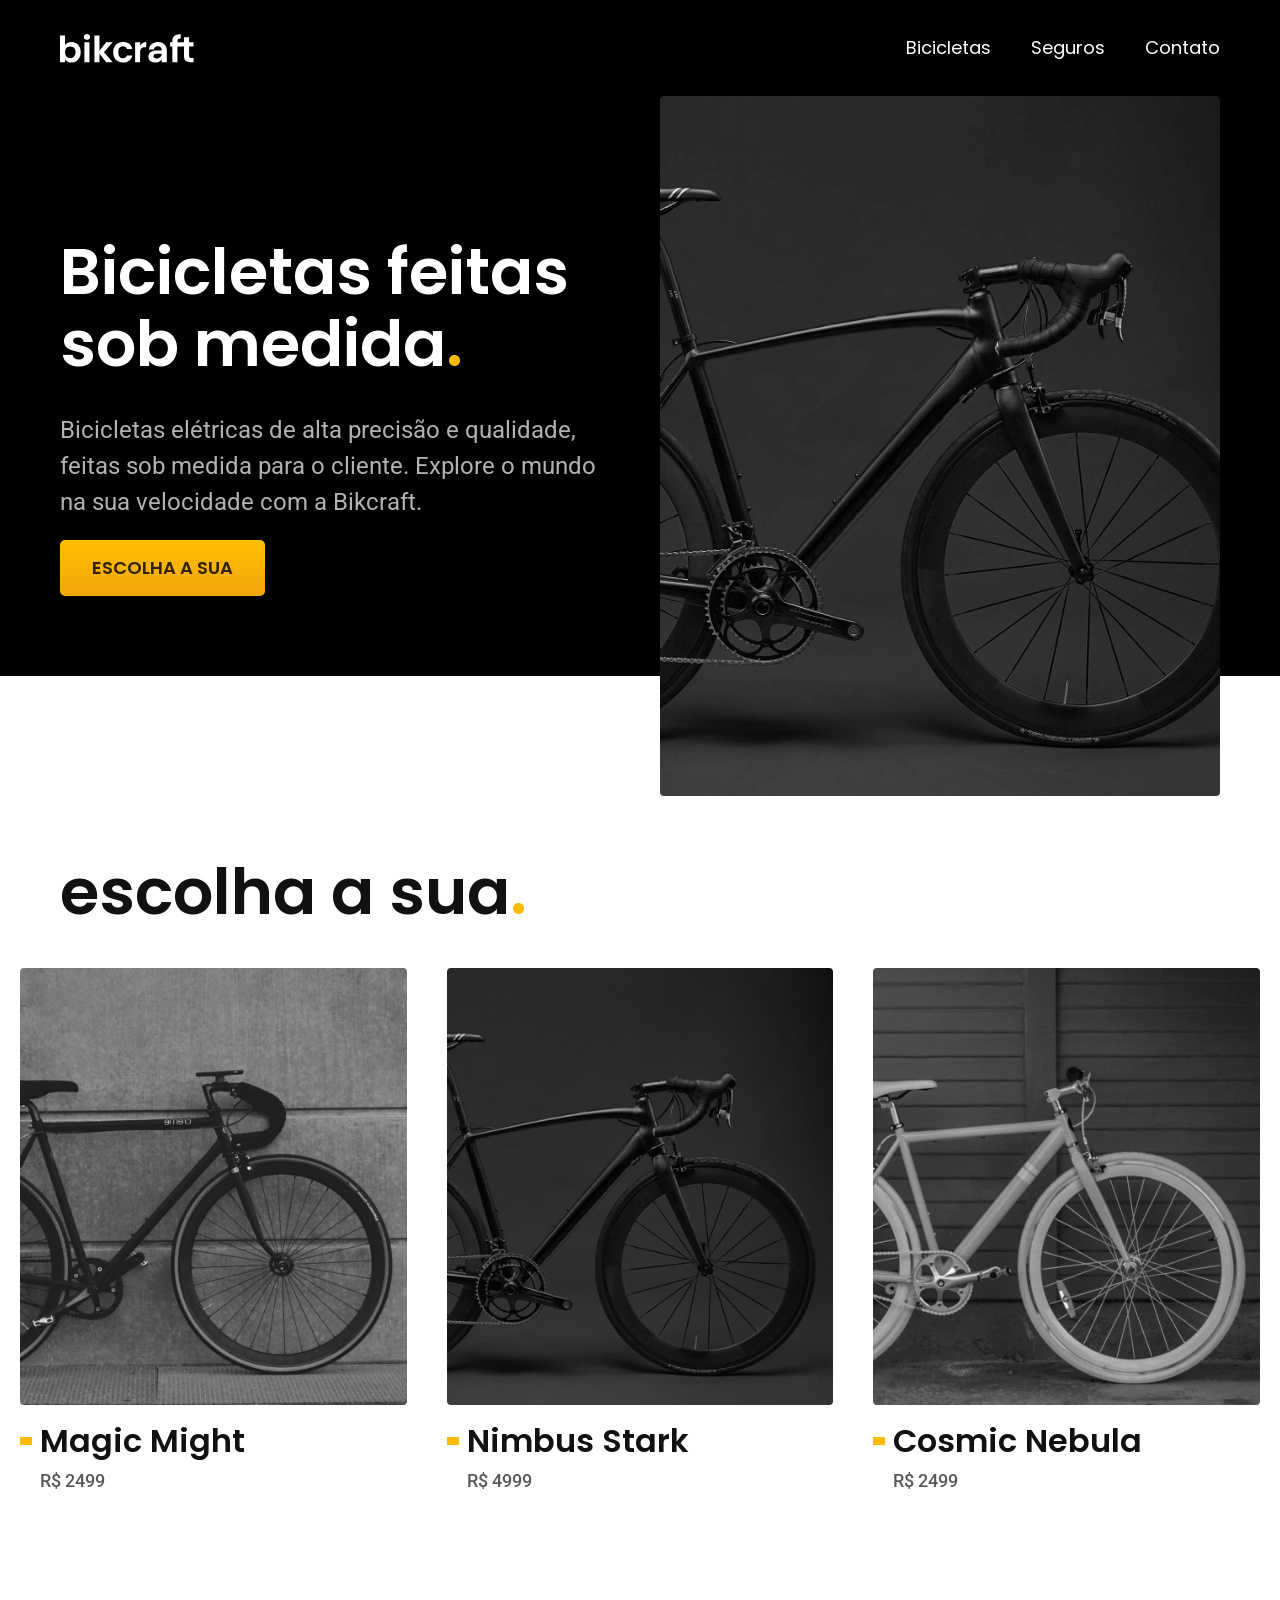
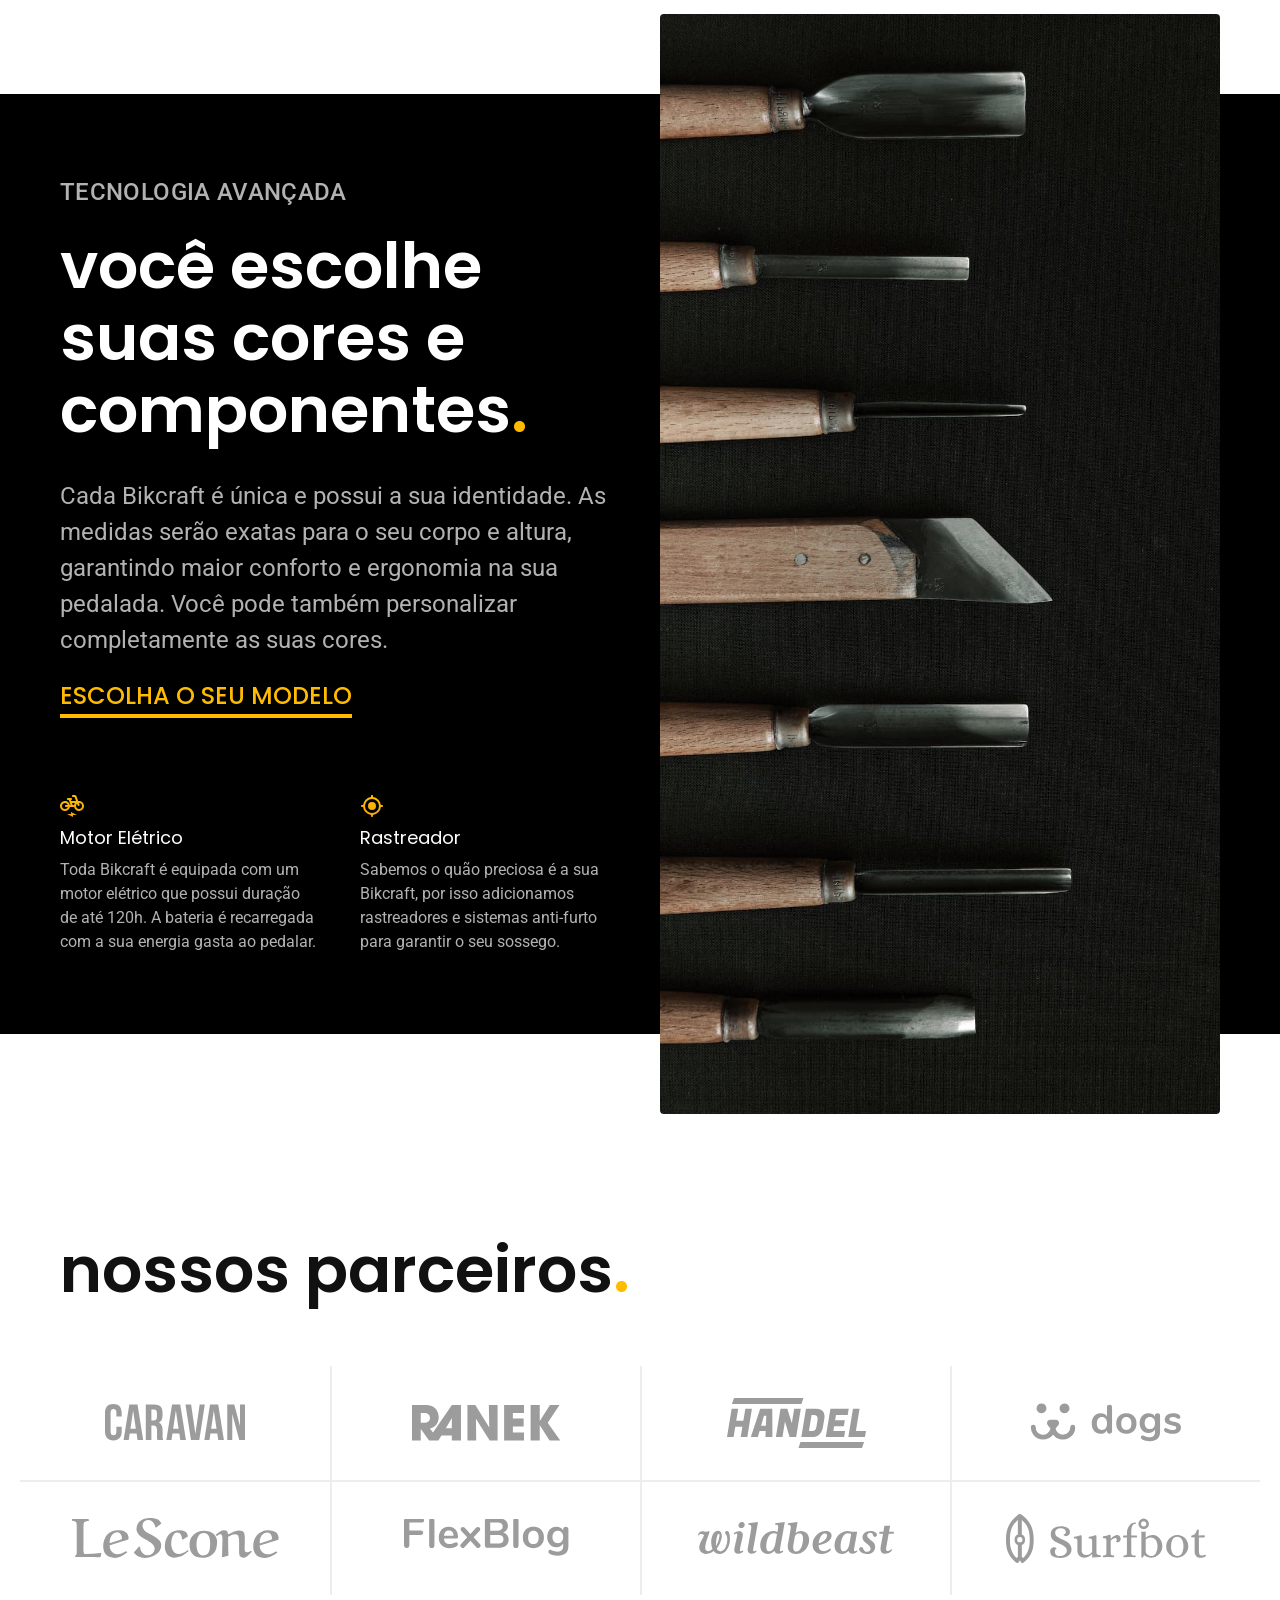
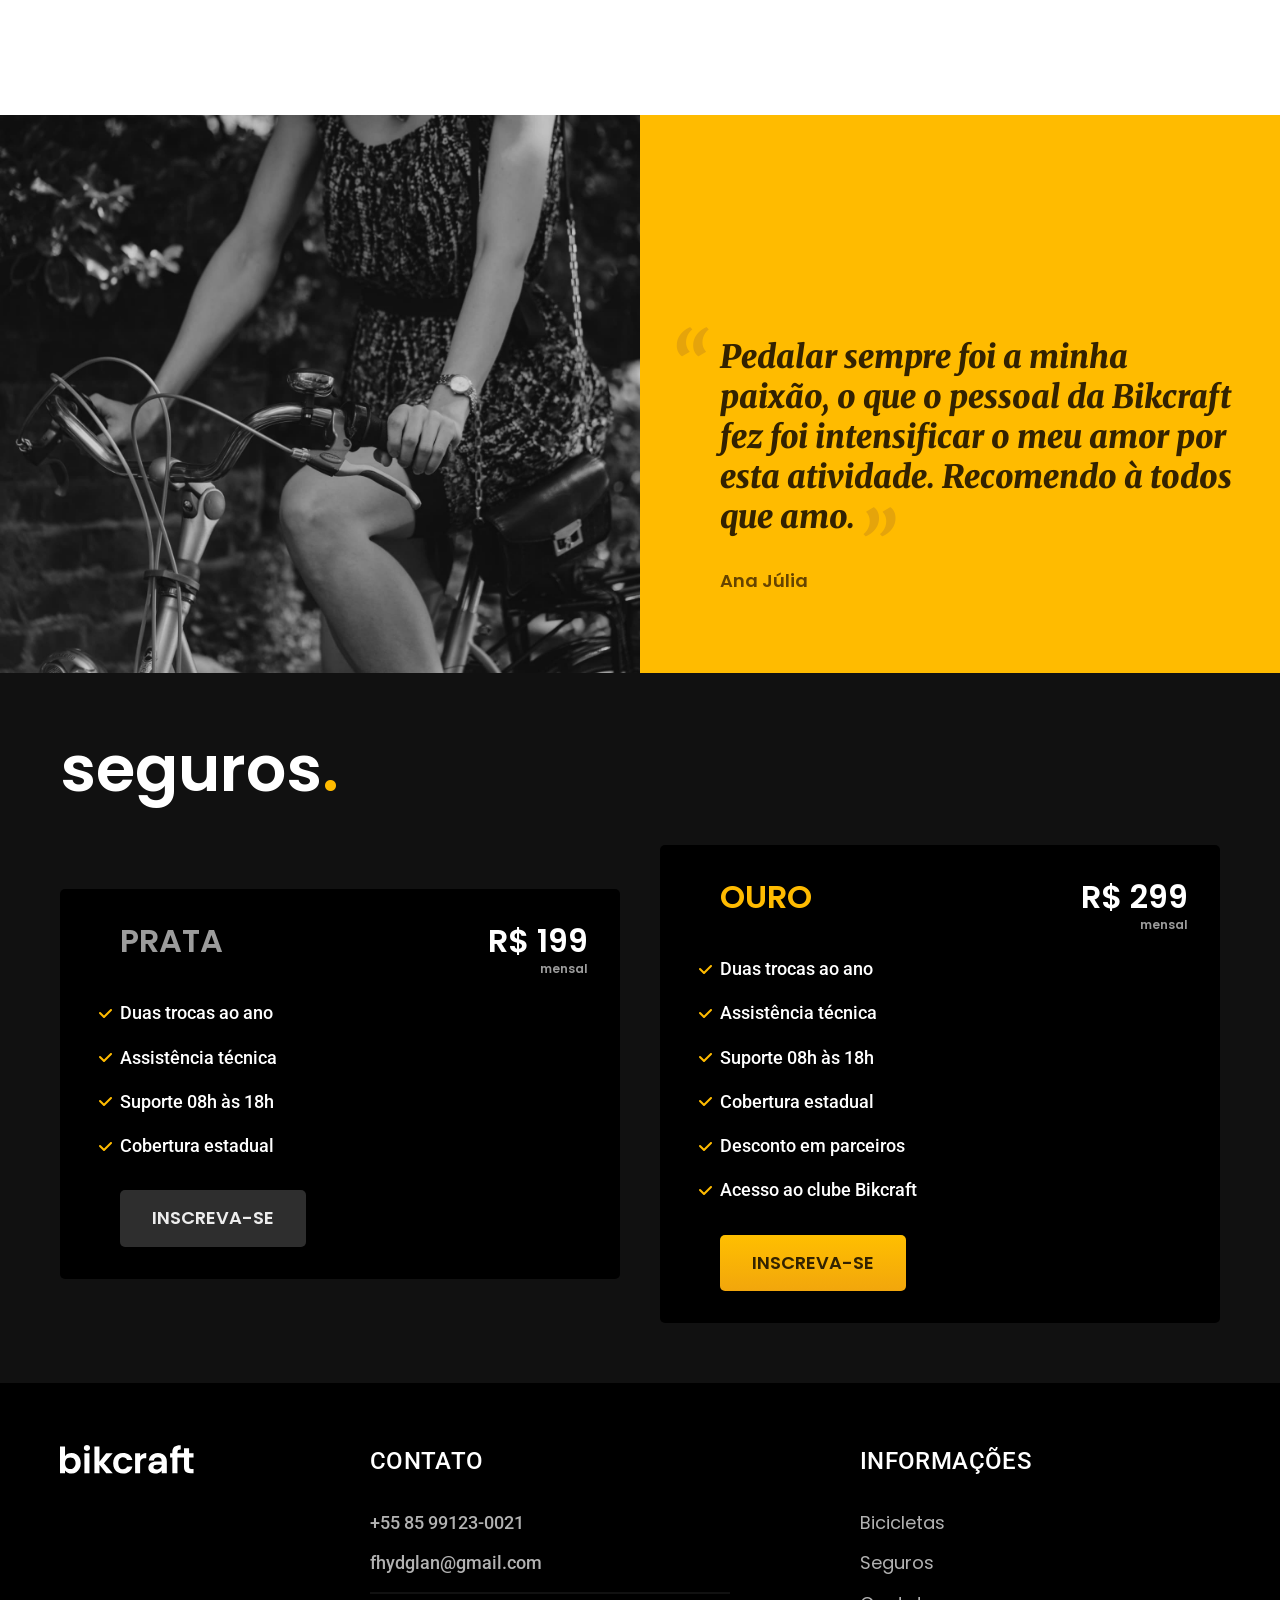
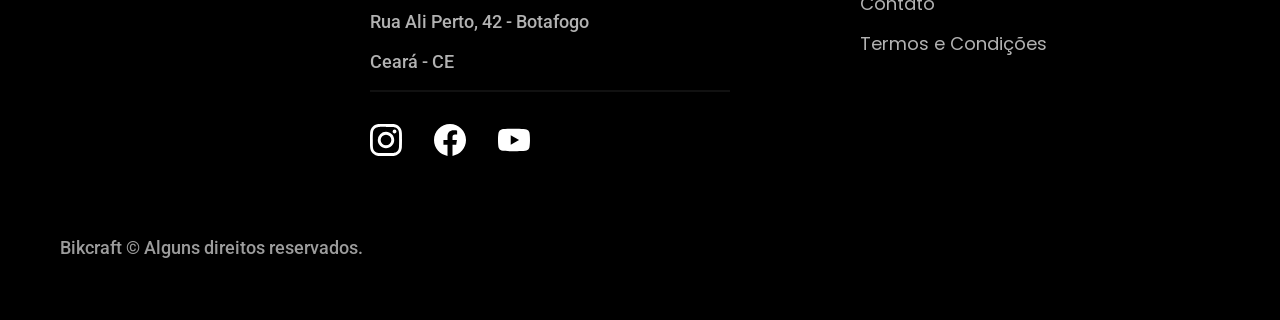
<file: index.html>
<!DOCTYPE html>
<html lang="pt-br">

<head>
  <meta charset="UTF-8">
  <meta name="viewport" content="width=device-width, initial-scale=1.0">
  <title>Bikcraft - Bicicletas Elétricas</title>
  <meta name="description" content="Bicicletas elétricas de alta precisão e qualidade,  feitas sob medida para o cliente. Explore o mundo na sua velocidade com a Bikcraft.">
  <link rel="stylesheet" href="./css/style.css">
  <link rel="preconnect" href="https://fonts.googleapis.com">
  <link rel="preconnect" href="https://fonts.gstatic.com" crossorigin>
  <link href="https://fonts.googleapis.com/css2?family=Merriweather:ital,opsz,wght@0,18..144,300..900;1,18..144,300..900&family=Poppins:ital,wght@0,100;0,200;0,300;0,400;0,500;0,600;0,700;0,800;0,900;1,100;1,200;1,300;1,400;1,500;1,600;1,700;1,800;1,900&family=Roboto:ital,wght@0,100..900;1,100..900&display=swap" rel="stylesheet">
</head>

<body>

  <header class="header-bg">

    <div class="container header">
      <a href="./">
        <img src="./img/bikcraft.svg" alt="Bikcraft">
      </a>

      <nav aria-label="primária">
        <ul class="header-menu font-1-m cor-0">
          <li><a href="./bicicletas.html">Bicicletas</a></li>
          <li><a href="./seguros.html">Seguros</a></li>
          <li><a href="./contato.html">Contato</a></li>
        </ul>
      </nav>
    </div>

  </header>

  <main class="introducao-bg">

    <div class="container introducao">
      <div class="introducao-conteudo">
        <h1 class="font-1-xxl cor-0">
          Bicicletas feitas sob medida<span class="cor-p1">.</span>
        </h1>
        <p class="font-2-l cor-5">Bicicletas elétricas de alta precisão e qualidade, feitas sob medida para o cliente. Explore o mundo na sua velocidade com a Bikcraft.</p>
        <a class="botao" href="./bicicletas">Escolha a sua</a>
      </div>

      <div>
        <img src="./img/fotos/introducao.jpg" alt="Bicicleta elétrica preta">
      </div>
    </div>

  </main>

  <article class="bicicletas-lista">
    <h2 class="container font-1-xxl">escolha a sua<span class="cor-p1">.</span></h2>

    <ul>
      <li>
        <a href="./bicicletas/magic.html">
          <img src="./img/bicicletas/magic-home.jpg" alt="Bicicleta preta">
          <h3 class="font-1-xl">Magic Might</h3>
          <span class="font-2-m cor-8">R$ 2499</span>
        </a>
      </li>

      <li>
        <a href="./bicicletas/nimbus.html">
          <img src="./img/bicicletas/nimbus-home.jpg" alt="Bicicleta preta">
          <h3 class="font-1-xl">Nimbus Stark</h3>
          <span class="font-2-m cor-8">R$ 4999</span>
        </a>
      </li>

      <li>
        <a href="./bicicletas/nebula.html">
          <img src="./img/bicicletas/nebula-home.jpg" alt="Bicicleta preta">
          <h3 class="font-1-xl">Cosmic Nebula</h3>
          <span class="font-2-m cor-8">R$ 2499</span>
        </a>
      </li>
    </ul>
  </article>

  <article class="tecnologia-bg">
    <div class="tecnologia container">
      <div class="tecnologia-conteudo">
        <span class="font-2-l-b cor-5">Tecnologia Avançada</span>
        <h2 class="font-1-xxl cor-0">você escolhe suas cores e componentes<span class="cor-p1">.</span></h2>
        <p class="font-2-l cor-5">Cada Bikcraft é única e possui a sua identidade. As medidas serão exatas para o seu corpo e altura, garantindo maior conforto e ergonomia na sua pedalada. Você pode também personalizar completamente as suas cores.</p>
        <a class="link" href="./bicicletas.html">Escolha o seu modelo</a>
        <div class="tecnologia-vantagens">
          <div>
            <img src="./img/icones/eletrica.svg" alt="">
            <h3 class="font-1-m cor-0">Motor Elétrico</h3>
            <p class="font-2-s cor-5">Toda Bikcraft é equipada com um motor elétrico que possui duração de até 120h. A bateria é recarregada com a sua energia gasta ao pedalar.</p>
          </div>
          <div>
            <img src="./img/icones/rastreador.svg" alt="">
            <h3 class="font-1-m cor-0">Rastreador</h3>
            <p class="font-2-s cor-5">Sabemos o quão preciosa é a sua Bikcraft, por isso adicionamos rastreadores e sistemas anti-furto para garantir o seu sossego.</p>
          </div>
        </div>
      </div>
      <div class="tecnologia-imagem">
        <img src="./img/fotos/tecnologia.jpg" alt="">
      </div>
    </div>
  </article>

  <section class="parceiros" aria-label="Nossos parceiros">
    <h2 class="container font-1-xxl">nossos parceiros<span class="cor-p1">.</span></h2>
    <ul>
      <li><img src="./img/parceiros/caravan.svg" alt="Caravan"></li>
      <li><img src="./img/parceiros/ranek.svg" alt="ranek.svg"></li>
      <li><img src="./img/parceiros/handel.svg" alt="handel.svg"></li>
      <li><img src="./img/parceiros/dogs.svg" alt="dogs.svg"></li>
      <li><img src="./img/parceiros/lescone.svg" alt="lescone.svg"></li>
      <li><img src="./img/parceiros/flexblog.svg" alt="flexblog.svg"></li>
      <li><img src="./img/parceiros/wildbeast.svg" alt="wildbeast.svg"></li>
      <li><img src="./img/parceiros/surfbot.svg" alt="surfbot.svg"></li>
    </ul>
  </section>

  <section class="depoimento" aria-label="Depoimento">
    <div>
      <img src="./img/fotos/depoimento.jpg" alt="Pessoa pedalando uma bicicleta Bikcraft">
    </div>
    <div class="depoimento-conteudo">
      <blockquote class="font-1-xl cor-p5">
        <p>Pedalar sempre foi a minha paixão, o que o pessoal da Bikcraft fez foi intensificar o meu amor por esta atividade. Recomendo à todos que amo. </p>
      </blockquote>
      <span class="font-1-m-b cor-p4">Ana Júlia</span>
    </div>
  </section>

  <article class="seguros-bg">
    <div class="seguros container">
      <h2 class="font-1-xxl cor-0">seguros<span class="cor-p1">.</span></h2>
      <div class="seguros-item">
        <h3 class="font-1-xl cor-6">PRATA</h3>
        <span class="font-1-xl cor-0">R$ 199<span class="font-1-xs cor-6">mensal</span></span>
        <ul class="font-2-m cor-0">
          <li>Duas trocas ao ano </li>
          <li>Assistência técnica</li>
          <li>Suporte 08h às 18h</li>
          <li>Cobertura estadual</li>
        </ul>
        <a class="botao secundario" href="./orcamento.html">Inscreva-se</a>
      </div>

      <div class="seguros-item">
        <h3 class="font-1-xl cor-p1">OURO</h3>
        <span class="font-1-xl cor-0">R$ 299<span class="font-1-xs cor-6">mensal</span></span>
        <ul class="font-2-m cor-0">
          <li>Duas trocas ao ano </li>
          <li>Assistência técnica</li>
          <li>Suporte 08h às 18h</li>
          <li>Cobertura estadual</li>
          <li>Desconto em parceiros</li>
          <li>Acesso ao clube Bikcraft</li>
        </ul>
        <a class="botao" href="./orcamento.html">Inscreva-se</a>
      </div>
    </div>
  </article>

  <footer class="footer-bg">
    <div class="footer container">
      <img src="./img/bikcraft.svg" alt="Bikcraft">
      <div class="footer-contato">
        <h3 class="font-2-l-b cor-0">Contato</h3>
        <ul class="font-2-m cor-5">
          <li><a href="tel:+5585991230021">+55 85 99123-0021</a></li>
          <li><a href="mailto:fhydglan@gmail.com">fhydglan@gmail.com</a></li>
          <li>Rua Ali Perto, 42 - Botafogo</li>
          <li>Ceará - CE</li>
        </ul>
        <div class="footer-redes">
          <a href="./">
            <img src="./img/redes/instagram.svg" alt="Instagram">
          </a>
          <a href="./">
            <img src="./img/redes/facebook.svg" alt="Facebook">
          </a>
          <a href="./">
            <img src="./img/redes/youtube.svg" alt="Youtube">
          </a>
        </div>
      </div>

      <div class="footer-informacoes">
        <h3 class="font-2-l-b cor-0">Informações</h3>
        <nav>
          <ul class="font-1-m cor-5">
            <li><a href="./bicicletas.html">Bicicletas</a></li>
            <li><a href="./seguros.html">Seguros</a></li>
            <li><a href="./contato.html">Contato</a></li>
            <li><a href="./termos.html">Termos e Condições</a></li>
          </ul>
        </nav>
      </div>

      <p class="footer-copy font-2-m cor-6">Bikcraft © Alguns direitos reservados.</p>
    </div>
  </footer>

</body>

</html>
</file>
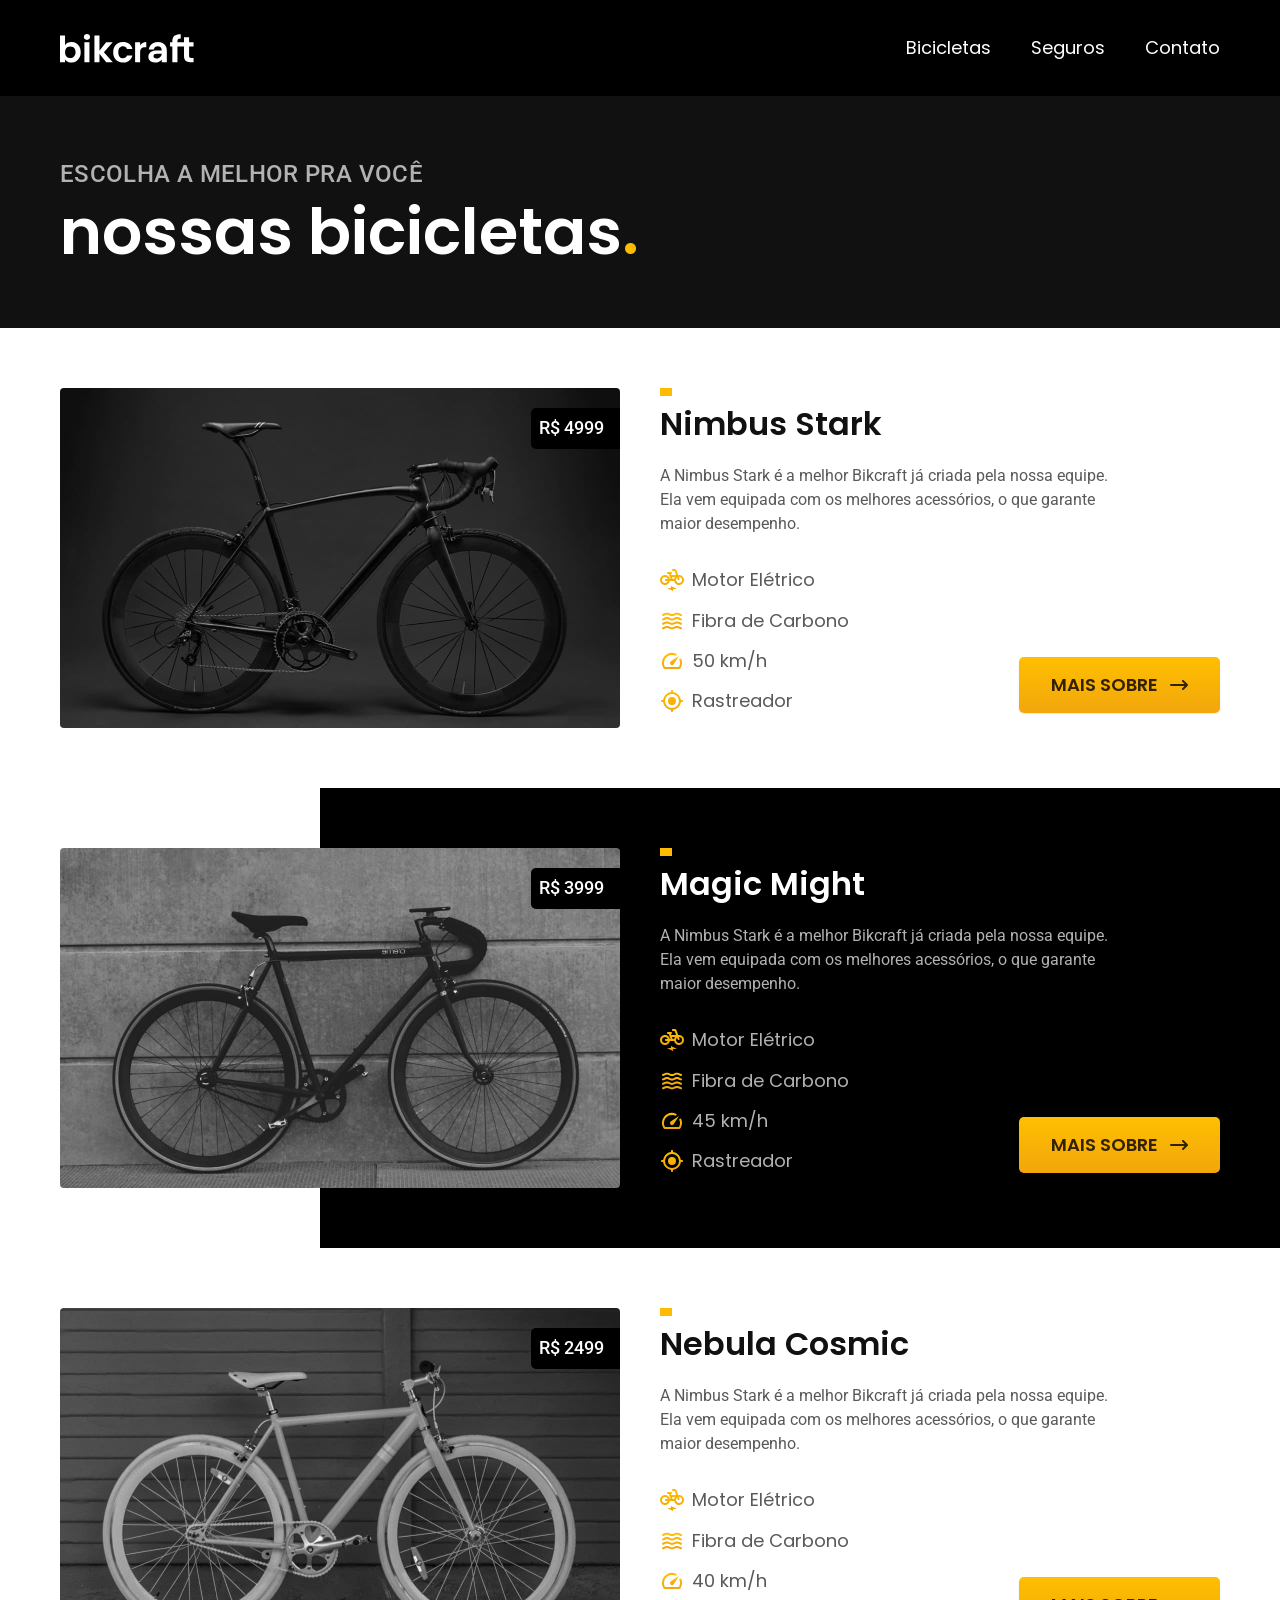
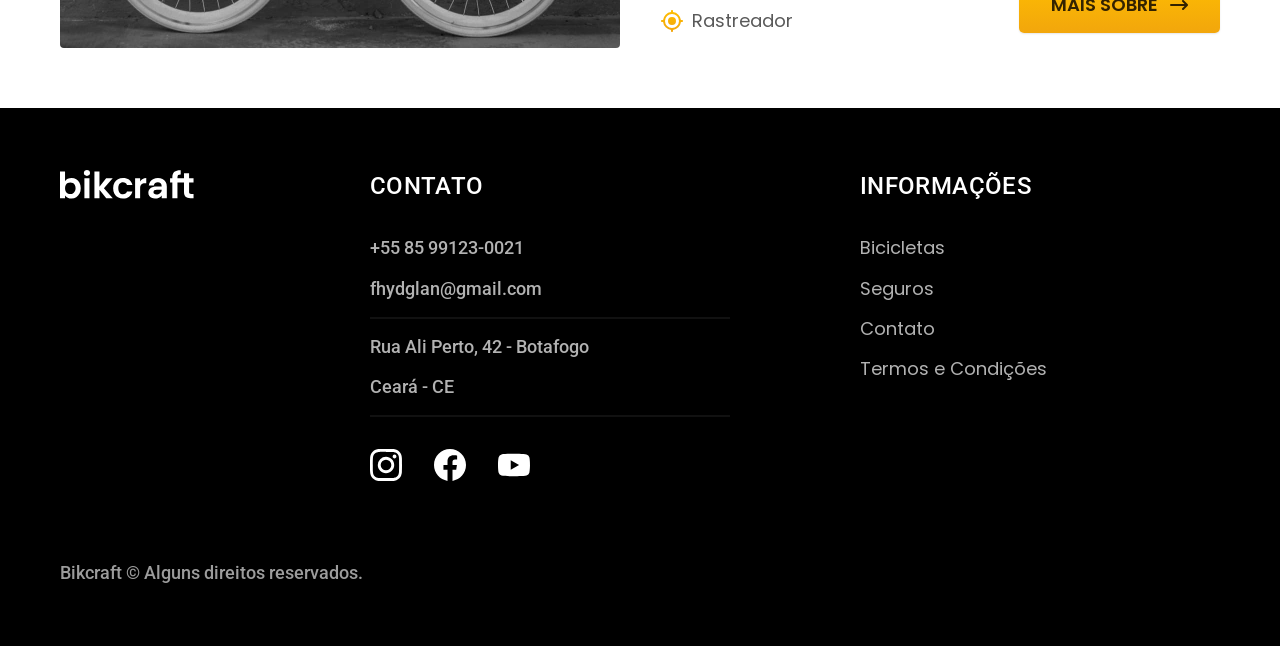
<file: bicicletas.html>
<!DOCTYPE html>
<html lang="pt-br">

<head>
  <meta charset="UTF-8">
  <meta name="viewport" content="width=device-width, initial-scale=1.0">
  <title>Bicicletas | Bikcraft</title>
  <meta name="description" content="Termos e Condições">
  <link rel="stylesheet" href="./css/style.css">
  <link rel="preconnect" href="https://fonts.googleapis.com">
  <link rel="preconnect" href="https://fonts.gstatic.com" crossorigin>
  <link href="https://fonts.googleapis.com/css2?family=Merriweather:ital,opsz,wght@0,18..144,300..900;1,18..144,300..900&family=Poppins:ital,wght@0,100;0,200;0,300;0,400;0,500;0,600;0,700;0,800;0,900;1,100;1,200;1,300;1,400;1,500;1,600;1,700;1,800;1,900&family=Roboto:ital,wght@0,100..900;1,100..900&display=swap" rel="stylesheet">
</head>

<body id="bicicletas">

  <header class="header-bg">

    <div class="container header">
      <a href="./">
        <img src="./img/bikcraft.svg" alt="Bikcraft">
      </a>

      <nav aria-label="primária">
        <ul class="header-menu font-1-m cor-0">
          <li><a href="./bicicletas.html">Bicicletas</a></li>
          <li><a href="./seguros.html">Seguros</a></li>
          <li><a href="./contato.html">Contato</a></li>
        </ul>
      </nav>
    </div>

  </header>

  <main>
    <div class="titulo-bg">
      <div class="titulo container">
        <p class="font-2-l-b cor-5">Escolha a melhor pra você</p>
        <h1 class="font-1-xxl cor-0">nossas bicicletas<span class="cor-p1">.</span></h1>
      </div>
    </div>

    <div class="bicicletas container">
      <div class="bicicletas-imagem">
        <img src="./img/bicicletas/nimbus.jpg" alt="Bicicleta preta">
        <span class="font-2-m cor-0">R$ 4999</span>
      </div>
      <div class="bicicletas-conteudo">
        <h2 class="font-1-xl">Nimbus Stark</h2>
        <p class="font-2-s cor-8">A Nimbus Stark é a melhor Bikcraft já criada pela nossa equipe. Ela vem equipada com os melhores acessórios, o que garante maior desempenho. </p>
        <ul class="font-1-m cor-8">
          <li>
            <img src="./img/icones/eletrica.svg" alt="">Motor Elétrico
          </li>
          <li>
            <img src="./img/icones/carbono.svg" alt="">Fibra de Carbono
          </li>
          <li>
            <img src="./img/icones/velocidade.svg" alt="">50 km/h
          </li>
          <li>
            <img src="./img/icones/rastreador.svg" alt="">Rastreador
          </li>
        </ul>
        <a class="botao seta" href="./bicicletas/nimbus.html">Mais Sobre</a>
      </div>
    </div>

    <div class="bicicletas-bg">
      <div class="bicicletas container">
        <div class="bicicletas-imagem">
          <img src="./img/bicicletas/magic.jpg" alt="Bicicleta preta">
          <span class="font-2-m cor-0">R$ 3999</span>
        </div>
        <div class="bicicletas-conteudo">
          <h2 class="font-1-xl cor-0">Magic Might</h2>
          <p class="font-2-s cor-5">A Nimbus Stark é a melhor Bikcraft já criada pela nossa equipe. Ela vem equipada com os melhores acessórios, o que garante maior desempenho. </p>
          <ul class="font-1-m cor-5">
            <li>
              <img src="./img/icones/eletrica.svg" alt="">Motor Elétrico
            </li>
            <li>
              <img src="./img/icones/carbono.svg" alt="">Fibra de Carbono
            </li>
            <li>
              <img src="./img/icones/velocidade.svg" alt="">45 km/h
            </li>
            <li>
              <img src="./img/icones/rastreador.svg" alt="">Rastreador
            </li>
          </ul>
          <a class="botao seta" href="./bicicletas/magic.html">Mais Sobre</a>
        </div>
      </div>
    </div>

    <div class="bicicletas container">
      <div class="bicicletas-imagem">
        <img src="./img/bicicletas/nebula.jpg" alt="Bicicleta preta">
        <span class="font-2-m cor-0">R$ 2499</span>
      </div>
      <div class="bicicletas-conteudo">
        <h2 class="font-1-xl">Nebula Cosmic</h2>
        <p class="font-2-s cor-8">A Nimbus Stark é a melhor Bikcraft já criada pela nossa equipe. Ela vem equipada com os melhores acessórios, o que garante maior desempenho. </p>
        <ul class="font-1-m cor-8">
          <li>
            <img src="./img/icones/eletrica.svg" alt="">Motor Elétrico
          </li>
          <li>
            <img src="./img/icones/carbono.svg" alt="">Fibra de Carbono
          </li>
          <li>
            <img src="./img/icones/velocidade.svg" alt="">40 km/h
          </li>
          <li>
            <img src="./img/icones/rastreador.svg" alt="">Rastreador
          </li>
        </ul>
        <a class="botao seta" href="./bicicletas/nebula.html">Mais Sobre</a>
      </div>
    </div>


  </main>

  <footer class="footer-bg">
    <div class="footer container">
      <img src="./img/bikcraft.svg" alt="Bikcraft">
      <div class="footer-contato">
        <h3 class="font-2-l-b cor-0">Contato</h3>
        <ul class="font-2-m cor-5">
          <li><a href="tel:+5585991230021">+55 85 99123-0021</a></li>
          <li><a href="mailto:fhydglan@gmail.com">fhydglan@gmail.com</a></li>
          <li>Rua Ali Perto, 42 - Botafogo</li>
          <li>Ceará - CE</li>
        </ul>
        <div class="footer-redes">
          <a href="./">
            <img src="./img/redes/instagram.svg" alt="Instagram">
          </a>
          <a href="./">
            <img src="./img/redes/facebook.svg" alt="Facebook">
          </a>
          <a href="./">
            <img src="./img/redes/youtube.svg" alt="Youtube">
          </a>
        </div>
      </div>

      <div class="footer-informacoes">
        <h3 class="font-2-l-b cor-0">Informações</h3>
        <nav>
          <ul class="font-1-m cor-5">
            <li><a href="./bicicletas.html">Bicicletas</a></li>
            <li><a href="./seguros.html">Seguros</a></li>
            <li><a href="./contato.html">Contato</a></li>
            <li><a href="./termos.html">Termos e Condições</a></li>
          </ul>
        </nav>
      </div>

      <p class="footer-copy font-2-m cor-6">Bikcraft © Alguns direitos reservados.</p>
    </div>
  </footer>

</body>

</html>
</file>
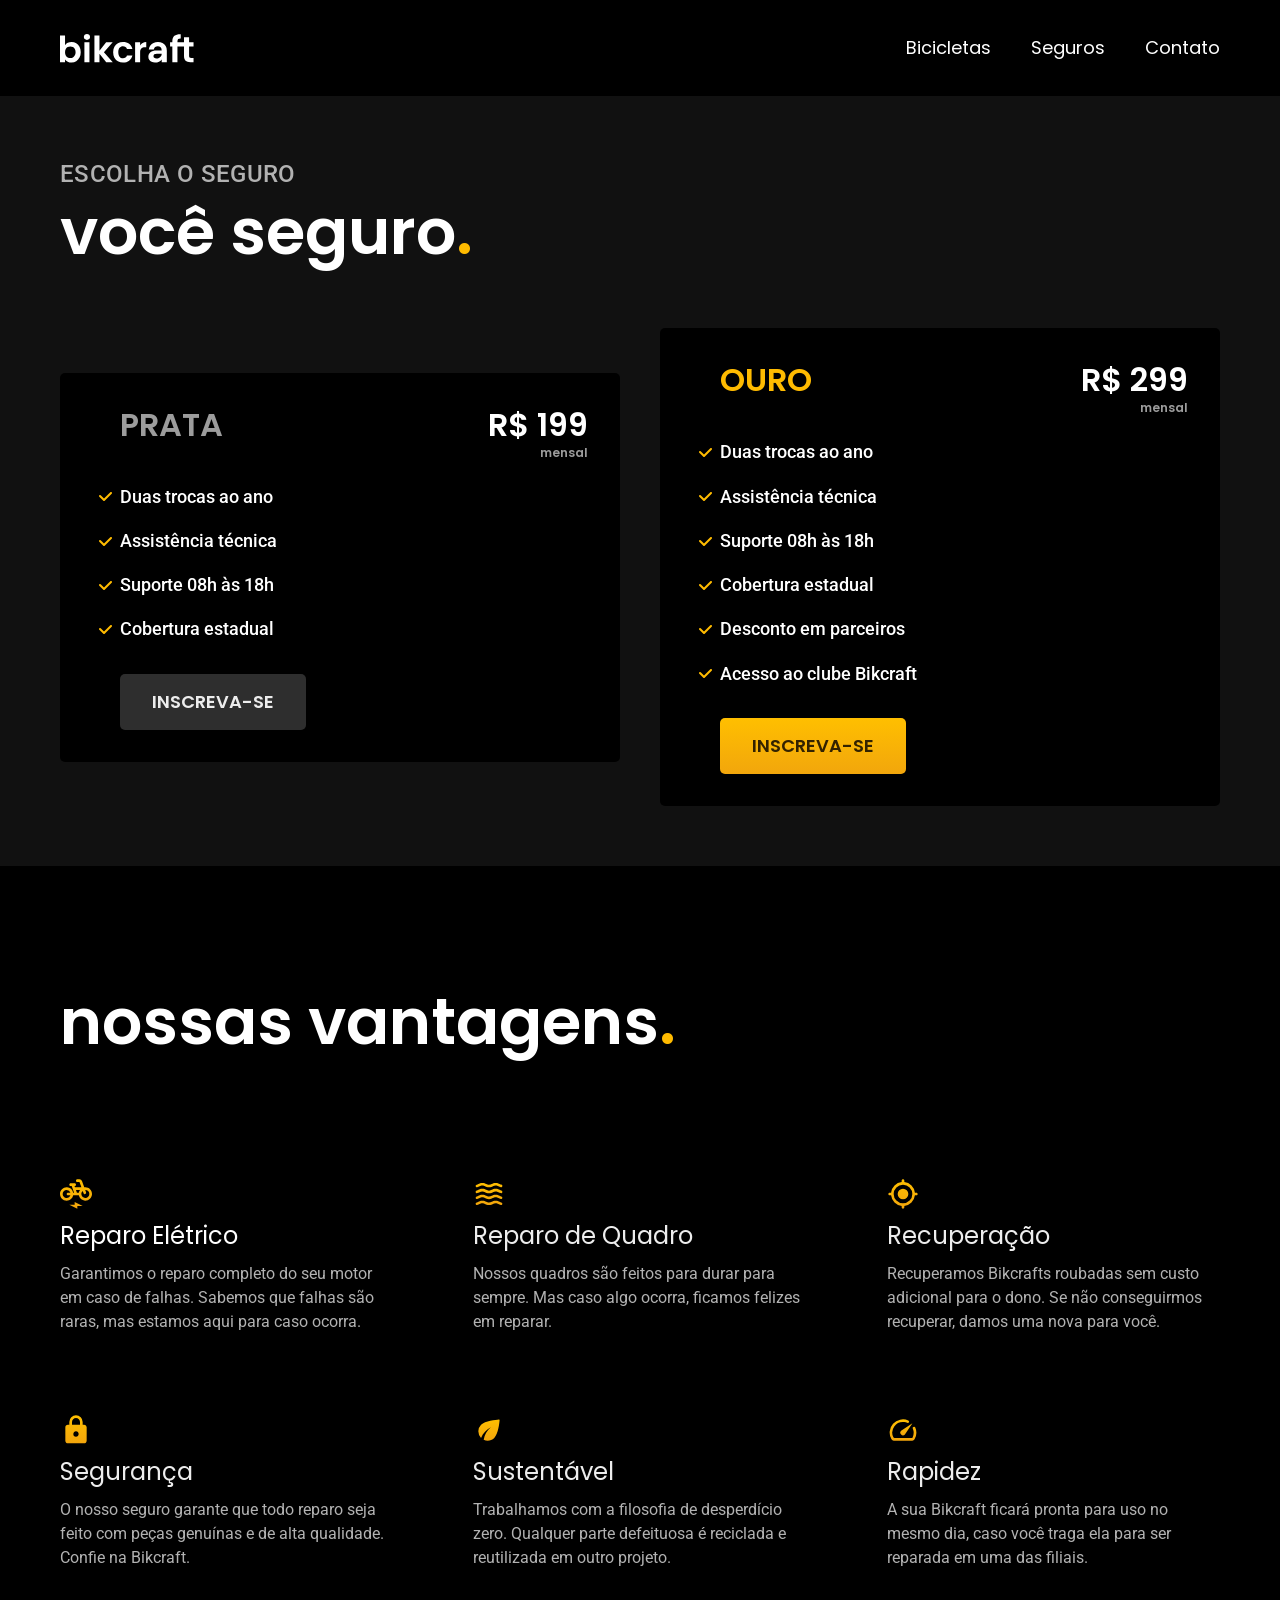
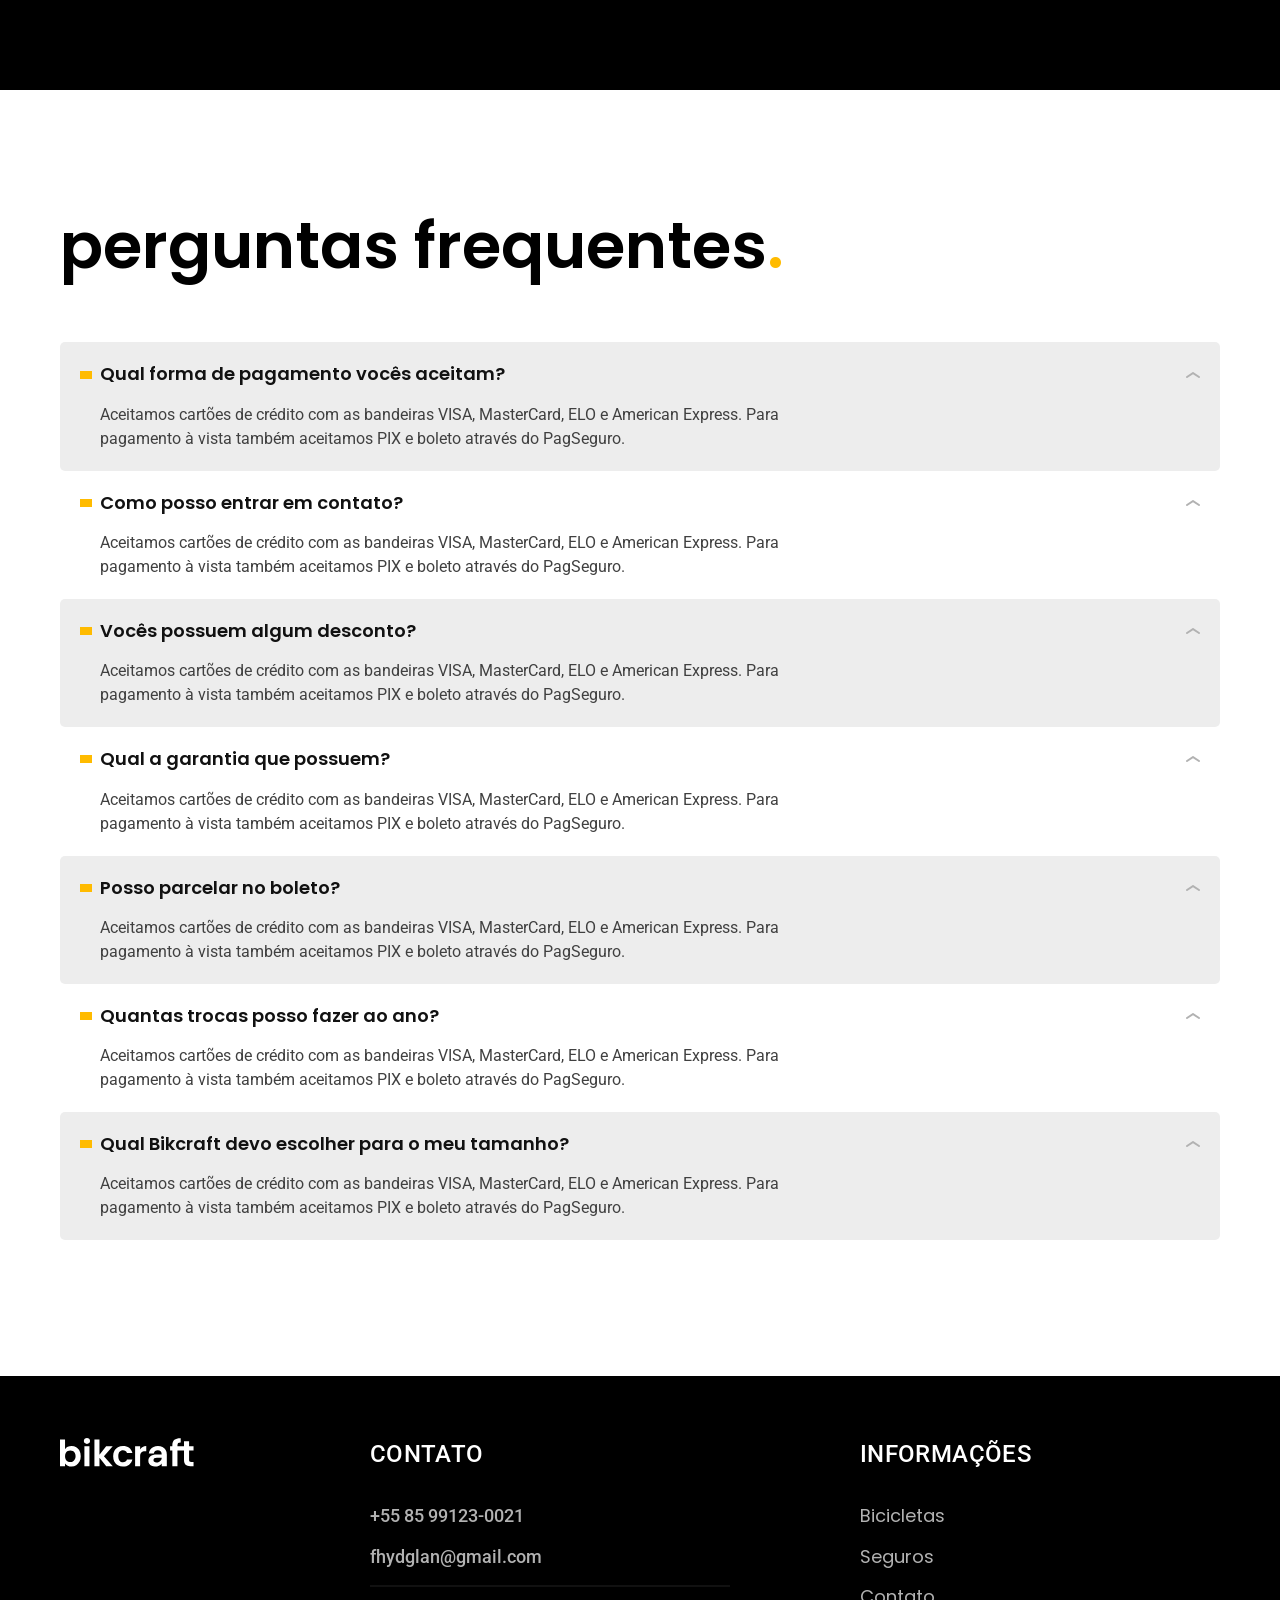
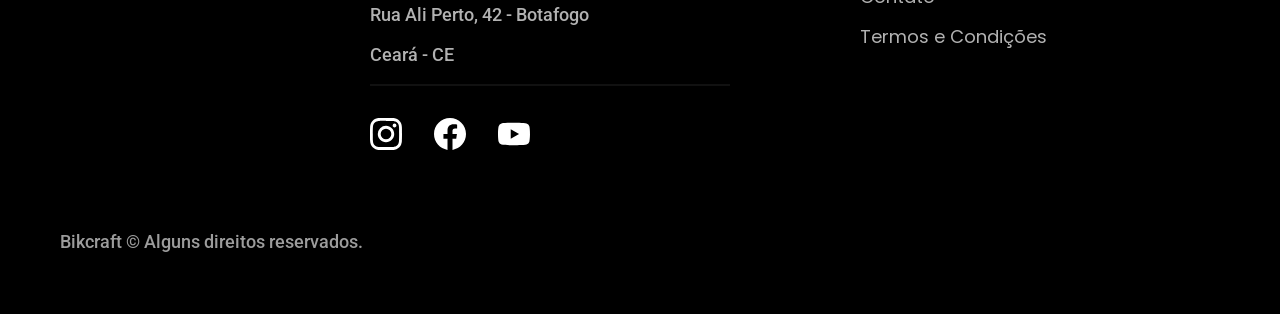
<file: seguros.html>
<!DOCTYPE html>
<html lang="pt-br">

<head>
  <meta charset="UTF-8">
  <meta name="viewport" content="width=device-width, initial-scale=1.0">
  <title>Seguros | Bikcraft</title>
  <meta name="description" content="Seguros Bikcraft">
  <link rel="stylesheet" href="./css/style.css">
  <link rel="preconnect" href="https://fonts.googleapis.com">
  <link rel="preconnect" href="https://fonts.gstatic.com" crossorigin>
  <link href="https://fonts.googleapis.com/css2?family=Merriweather:ital,opsz,wght@0,18..144,300..900;1,18..144,300..900&family=Poppins:ital,wght@0,100;0,200;0,300;0,400;0,500;0,600;0,700;0,800;0,900;1,100;1,200;1,300;1,400;1,500;1,600;1,700;1,800;1,900&family=Roboto:ital,wght@0,100..900;1,100..900&display=swap" rel="stylesheet">
</head>

<body id="seguros">

  <header class="header-bg">

    <div class="container header">
      <a href="./">
        <img src="./img/bikcraft.svg" alt="Bikcraft">
      </a>

      <nav aria-label="primária">
        <ul class="header-menu font-1-m cor-0">
          <li><a href="./bicicletas.html">Bicicletas</a></li>
          <li><a href="./seguros.html">Seguros</a></li>
          <li><a href="./contato.html">Contato</a></li>
        </ul>
      </nav>
    </div>

  </header>

  <main>
    <div class="titulo-bg">
      <div class="titulo container">
        <p class="font-2-l-b cor-5">Escolha o seguro</p>
        <h1 class="font-1-xxl cor-0">você seguro<span class="cor-p1">.</span></h1>
      </div>
    </div>

    <article class="seguros-bg">
      <div class="seguros container">
        <div class="seguros-item">
          <h3 class="font-1-xl cor-6">PRATA</h3>
          <span class="font-1-xl cor-0">R$ 199<span class="font-1-xs cor-6">mensal</span></span>
          <ul class="font-2-m cor-0">
            <li>Duas trocas ao ano </li>
            <li>Assistência técnica</li>
            <li>Suporte 08h às 18h</li>
            <li>Cobertura estadual</li>
          </ul>
          <a class="botao secundario" href="./orcamento.html">Inscreva-se</a>
        </div>

        <div class="seguros-item">
          <h3 class="font-1-xl cor-p1">OURO</h3>
          <span class="font-1-xl cor-0">R$ 299<span class="font-1-xs cor-6">mensal</span></span>
          <ul class="font-2-m cor-0">
            <li>Duas trocas ao ano </li>
            <li>Assistência técnica</li>
            <li>Suporte 08h às 18h</li>
            <li>Cobertura estadual</li>
            <li>Desconto em parceiros</li>
            <li>Acesso ao clube Bikcraft</li>
          </ul>
          <a class="botao" href="./orcamento.html">Inscreva-se</a>
        </div>
      </div>
    </article>
  </main>

  <article class="vantagens-bg">
    <div class="vantagens container">
      <h2 class="font-1-xxl cor-0">nossas vantagens<span class="cor-p1">.</span></h2>
      <div class="vantagens-item">
        <img src="./img/icones/eletrica.svg" alt="">
        <h3 class="font-1-l cor-0">Reparo Elétrico</h3>
        <p class="font-2-s cor-5">Garantimos o reparo completo do seu motor em caso de falhas. Sabemos que falhas são raras, mas estamos aqui para caso ocorra. </p>
      </div>

      <div class="vantagens-item">
        <img src="./img/icones/carbono.svg" alt="">
        <h3 class="font-1-l cor-2">Reparo de Quadro</h3>
        <p class="font-2-s cor-5">Nossos quadros são feitos para durar para sempre. Mas caso algo ocorra, ficamos felizes em reparar.</p>
      </div>

      <div class="vantagens-item">
        <img src="./img/icones/rastreador.svg" alt="">
        <h3 class="font-1-l cor-2">Recuperação</h3>
        <p class="font-2-s cor-5">Recuperamos Bikcrafts roubadas sem custo adicional para o dono. Se não conseguirmos recuperar, damos uma nova para você.</p>
      </div>

      <div class="vantagens-item">
        <img src="./img/icones/seguro.svg" alt="">
        <h3 class="font-1-l cor-2">Segurança</h3>
        <p class="font-2-s cor-5">O nosso seguro garante que todo reparo seja feito com peças genuínas e de alta qualidade. Confie na Bikcraft.</p>
      </div>

      <div class="vantagens-item">
        <img src="./img/icones/sustentavel.svg" alt="">
        <h3 class="font-1-l cor-2">Sustentável</h3>
        <p class="font-2-s cor-5">Trabalhamos com a filosofia de desperdício zero. Qualquer parte defeituosa é reciclada e reutilizada em outro projeto.</p>
      </div>

      <div class="vantagens-item">
        <img src="./img/icones/velocidade.svg" alt="">
        <h3 class="font-1-l cor-2">Rapidez</h3>
        <p class="font-2-s cor-5">A sua Bikcraft ficará pronta para uso no mesmo dia, caso você traga ela para ser reparada em uma das filiais.</p>
      </div>
    </div>
  </article>

  <article class="perguntas container">
    <h2 class="font-1-xxl cor-12">perguntas frequentes<span class="cor-p1">.</span></h2>

    <dl>
      <div>
        <dt class="font-1-m-b">Qual forma de pagamento vocês aceitam?</dt>
        <dd class="font-2-s cor-9">Aceitamos cartões de crédito com as bandeiras VISA, MasterCard, ELO e American Express. Para pagamento à vista também aceitamos PIX e boleto através do PagSeguro.</dd>
      </div>
      <div>
        <dt class="font-1-m-b">Como posso entrar em contato?</dt>
        <dd class="font-2-s cor-9">Aceitamos cartões de crédito com as bandeiras VISA, MasterCard, ELO e American Express. Para pagamento à vista também aceitamos PIX e boleto através do PagSeguro.</dd>
      </div>
      <div>
        <dt class="font-1-m-b">Vocês possuem algum desconto?</dt>
        <dd class="font-2-s cor-9">Aceitamos cartões de crédito com as bandeiras VISA, MasterCard, ELO e American Express. Para pagamento à vista também aceitamos PIX e boleto através do PagSeguro.</dd>
      </div>
      <div>
        <dt class="font-1-m-b">Qual a garantia que possuem?</dt>
        <dd class="font-2-s cor-9">Aceitamos cartões de crédito com as bandeiras VISA, MasterCard, ELO e American Express. Para pagamento à vista também aceitamos PIX e boleto através do PagSeguro.</dd>
      </div>
      <div>
        <dt class="font-1-m-b">Posso parcelar no boleto?</dt>
        <dd class="font-2-s cor-9">Aceitamos cartões de crédito com as bandeiras VISA, MasterCard, ELO e American Express. Para pagamento à vista também aceitamos PIX e boleto através do PagSeguro.</dd>
      </div>
      <div>
        <dt class="font-1-m-b">Quantas trocas posso fazer ao ano?</dt>
        <dd class="font-2-s cor-9">Aceitamos cartões de crédito com as bandeiras VISA, MasterCard, ELO e American Express. Para pagamento à vista também aceitamos PIX e boleto através do PagSeguro.</dd>
      </div>
      <div>
        <dt class="font-1-m-b">Qual Bikcraft devo escolher para o meu tamanho?</dt>
        <dd class="font-2-s cor-9">Aceitamos cartões de crédito com as bandeiras VISA, MasterCard, ELO e American Express. Para pagamento à vista também aceitamos PIX e boleto através do PagSeguro.</dd>
      </div>



    </dl>

  </article>

  <footer class="footer-bg">
    <div class="footer container">
      <img src="./img/bikcraft.svg" alt="Bikcraft">
      <div class="footer-contato">
        <h3 class="font-2-l-b cor-0">Contato</h3>
        <ul class="font-2-m cor-5">
          <li><a href="tel:+5585991230021">+55 85 99123-0021</a></li>
          <li><a href="mailto:fhydglan@gmail.com">fhydglan@gmail.com</a></li>
          <li>Rua Ali Perto, 42 - Botafogo</li>
          <li>Ceará - CE</li>
        </ul>
        <div class="footer-redes">
          <a href="./">
            <img src="./img/redes/instagram.svg" alt="Instagram">
          </a>
          <a href="./">
            <img src="./img/redes/facebook.svg" alt="Facebook">
          </a>
          <a href="./">
            <img src="./img/redes/youtube.svg" alt="Youtube">
          </a>
        </div>
      </div>

      <div class="footer-informacoes">
        <h3 class="font-2-l-b cor-0">Informações</h3>
        <nav>
          <ul class="font-1-m cor-5">
            <li><a href="./bicicletas.html">Bicicletas</a></li>
            <li><a href="./seguros.html">Seguros</a></li>
            <li><a href="./contato.html">Contato</a></li>
            <li><a href="./termos.html">Termos e Condições</a></li>
          </ul>
        </nav>
      </div>

      <p class="footer-copy font-2-m cor-6">Bikcraft © Alguns direitos reservados.</p>
    </div>
  </footer>

</body>

</html>
</file>
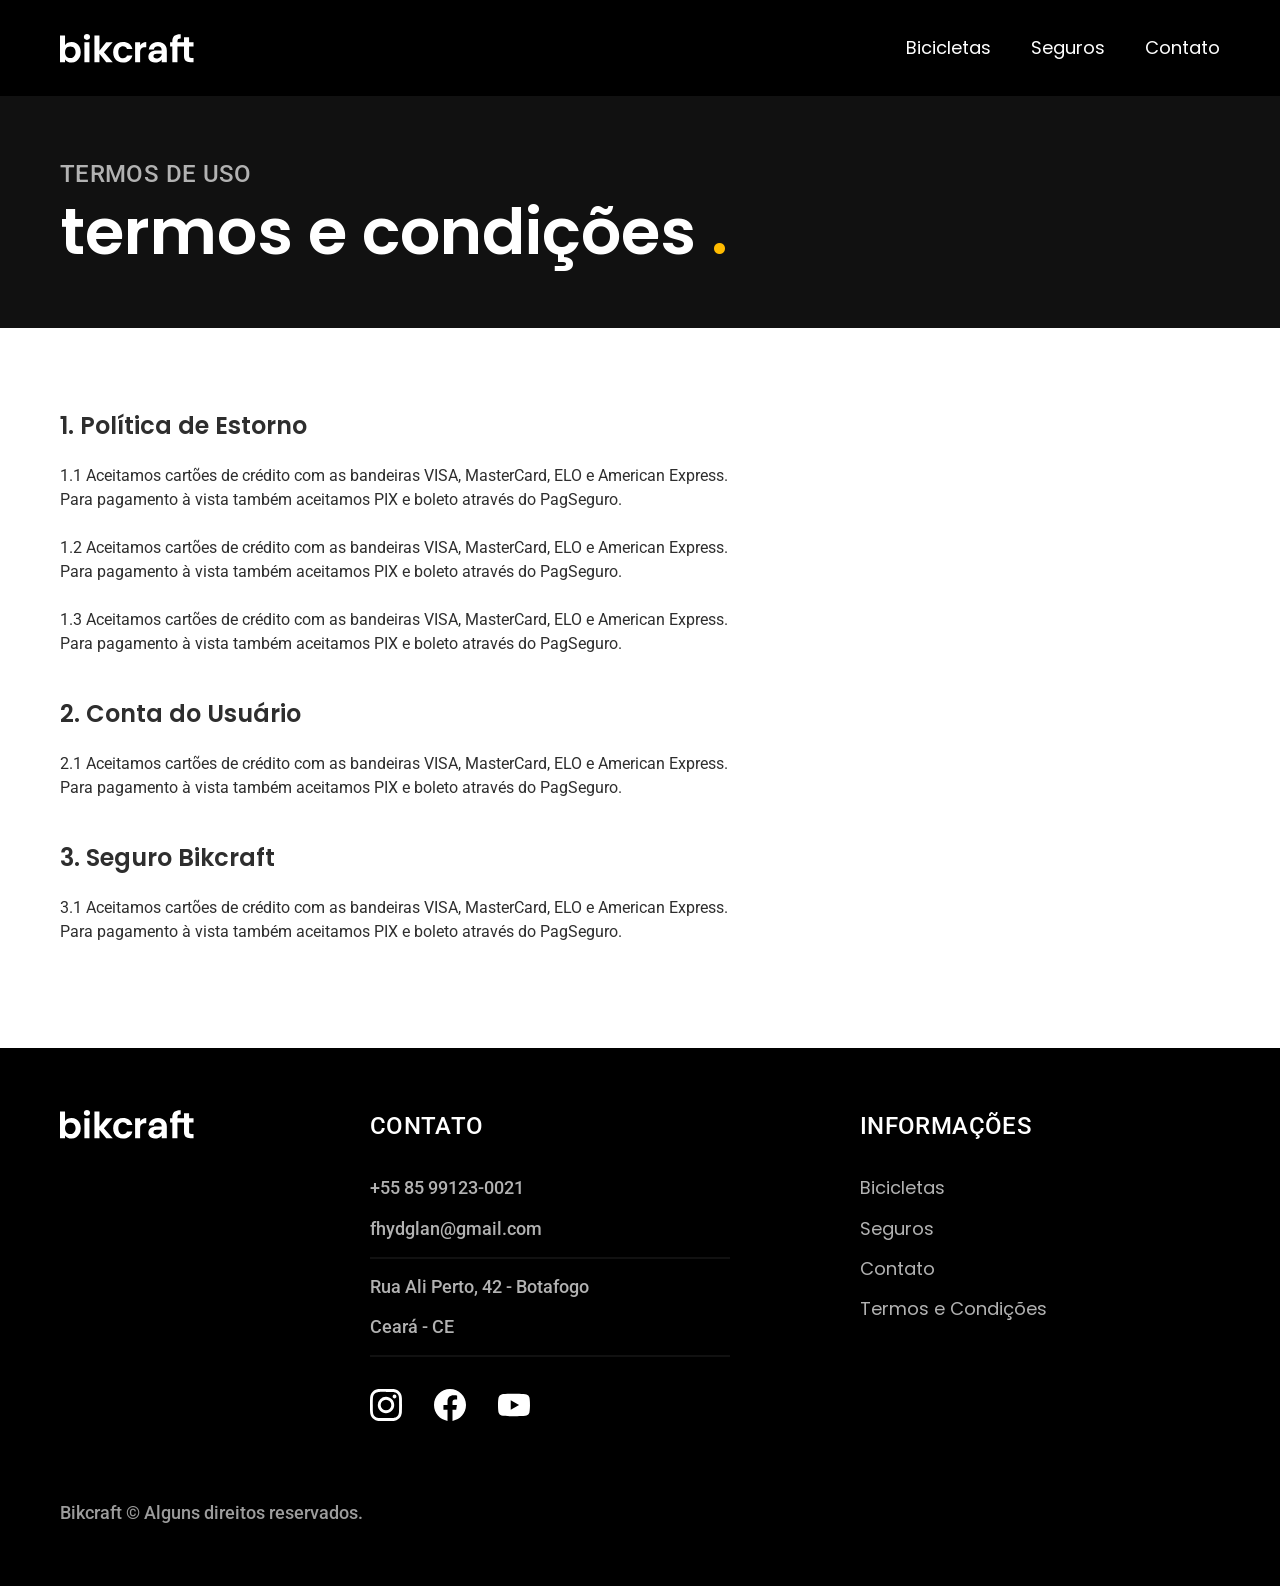
<file: termos.html>
<!DOCTYPE html>
<html lang="pt-br">

<head>
  <meta charset="UTF-8">
  <meta name="viewport" content="width=device-width, initial-scale=1.0">
  <title>Termos e Condições | Bikcraft</title>
  <meta name="description" content="Termos e Condições">
  <link rel="stylesheet" href="./css/style.css">
  <link rel="preconnect" href="https://fonts.googleapis.com">
  <link rel="preconnect" href="https://fonts.gstatic.com" crossorigin>
  <link href="https://fonts.googleapis.com/css2?family=Merriweather:ital,opsz,wght@0,18..144,300..900;1,18..144,300..900&family=Poppins:ital,wght@0,100;0,200;0,300;0,400;0,500;0,600;0,700;0,800;0,900;1,100;1,200;1,300;1,400;1,500;1,600;1,700;1,800;1,900&family=Roboto:ital,wght@0,100..900;1,100..900&display=swap" rel="stylesheet">
</head>

<body id="termos">

  <header class="header-bg">

    <div class="container header">
      <a href="./">
        <img src="./img/bikcraft.svg" alt="Bikcraft">
      </a>

      <nav aria-label="primária">
        <ul class="header-menu font-1-m cor-0">
          <li><a href="./bicicletas.html">Bicicletas</a></li>
          <li><a href="./seguros.html">Seguros</a></li>
          <li><a href="./contato.html">Contato</a></li>
        </ul>
      </nav>
    </div>

  </header>

  <main>
    <div class="titulo-bg">
      <div class="titulo container">
        <p class="font-2-l-b cor-5">Termos de uso</p>
        <h1 class="font-1-xxl cor-0">termos e condições <span class="cor-p1">.</span></h1>
      </div>
    </div>

    <div class="termos font-2-s cor-10 container">
      <h2 class="font-1-l">1. Política de Estorno</h2>
      <p>1.1 Aceitamos cartões de crédito com as bandeiras VISA, MasterCard, ELO e American Express. Para pagamento à vista também aceitamos PIX e boleto através do PagSeguro.</p>
      <p>1.2 Aceitamos cartões de crédito com as bandeiras VISA, MasterCard, ELO e American Express. Para pagamento à vista também aceitamos PIX e boleto através do PagSeguro.</p>
      <p>1.3 Aceitamos cartões de crédito com as bandeiras VISA, MasterCard, ELO e American Express. Para pagamento à vista também aceitamos PIX e boleto através do PagSeguro.</p>

      <h2 class="font-1-l">2. Conta do Usuário</h2>
      <p>2.1 Aceitamos cartões de crédito com as bandeiras VISA, MasterCard, ELO e American Express. Para pagamento à vista também aceitamos PIX e boleto através do PagSeguro.</p>

      <h2 class="font-1-l">3. Seguro Bikcraft</h2>
      <p>3.1 Aceitamos cartões de crédito com as bandeiras VISA, MasterCard, ELO e American Express. Para pagamento à vista também aceitamos PIX e boleto através do PagSeguro.</p>

    </div>

  </main>

  <footer class="footer-bg">
    <div class="footer container">
      <img src="./img/bikcraft.svg" alt="Bikcraft">
      <div class="footer-contato">
        <h3 class="font-2-l-b cor-0">Contato</h3>
        <ul class="font-2-m cor-5">
          <li><a href="tel:+5585991230021">+55 85 99123-0021</a></li>
          <li><a href="mailto:fhydglan@gmail.com">fhydglan@gmail.com</a></li>
          <li>Rua Ali Perto, 42 - Botafogo</li>
          <li>Ceará - CE</li>
        </ul>
        <div class="footer-redes">
          <a href="./">
            <img src="./img/redes/instagram.svg" alt="Instagram">
          </a>
          <a href="./">
            <img src="./img/redes/facebook.svg" alt="Facebook">
          </a>
          <a href="./">
            <img src="./img/redes/youtube.svg" alt="Youtube">
          </a>
        </div>
      </div>

      <div class="footer-informacoes">
        <h3 class="font-2-l-b cor-0">Informações</h3>
        <nav>
          <ul class="font-1-m cor-5">
            <li><a href="./bicicletas.html">Bicicletas</a></li>
            <li><a href="./seguros.html">Seguros</a></li>
            <li><a href="./contato.html">Contato</a></li>
            <li><a href="./termos.html">Termos e Condições</a></li>
          </ul>
        </nav>
      </div>

      <p class="footer-copy font-2-m cor-6">Bikcraft © Alguns direitos reservados.</p>
    </div>
  </footer>

</body>

</html>
</file>
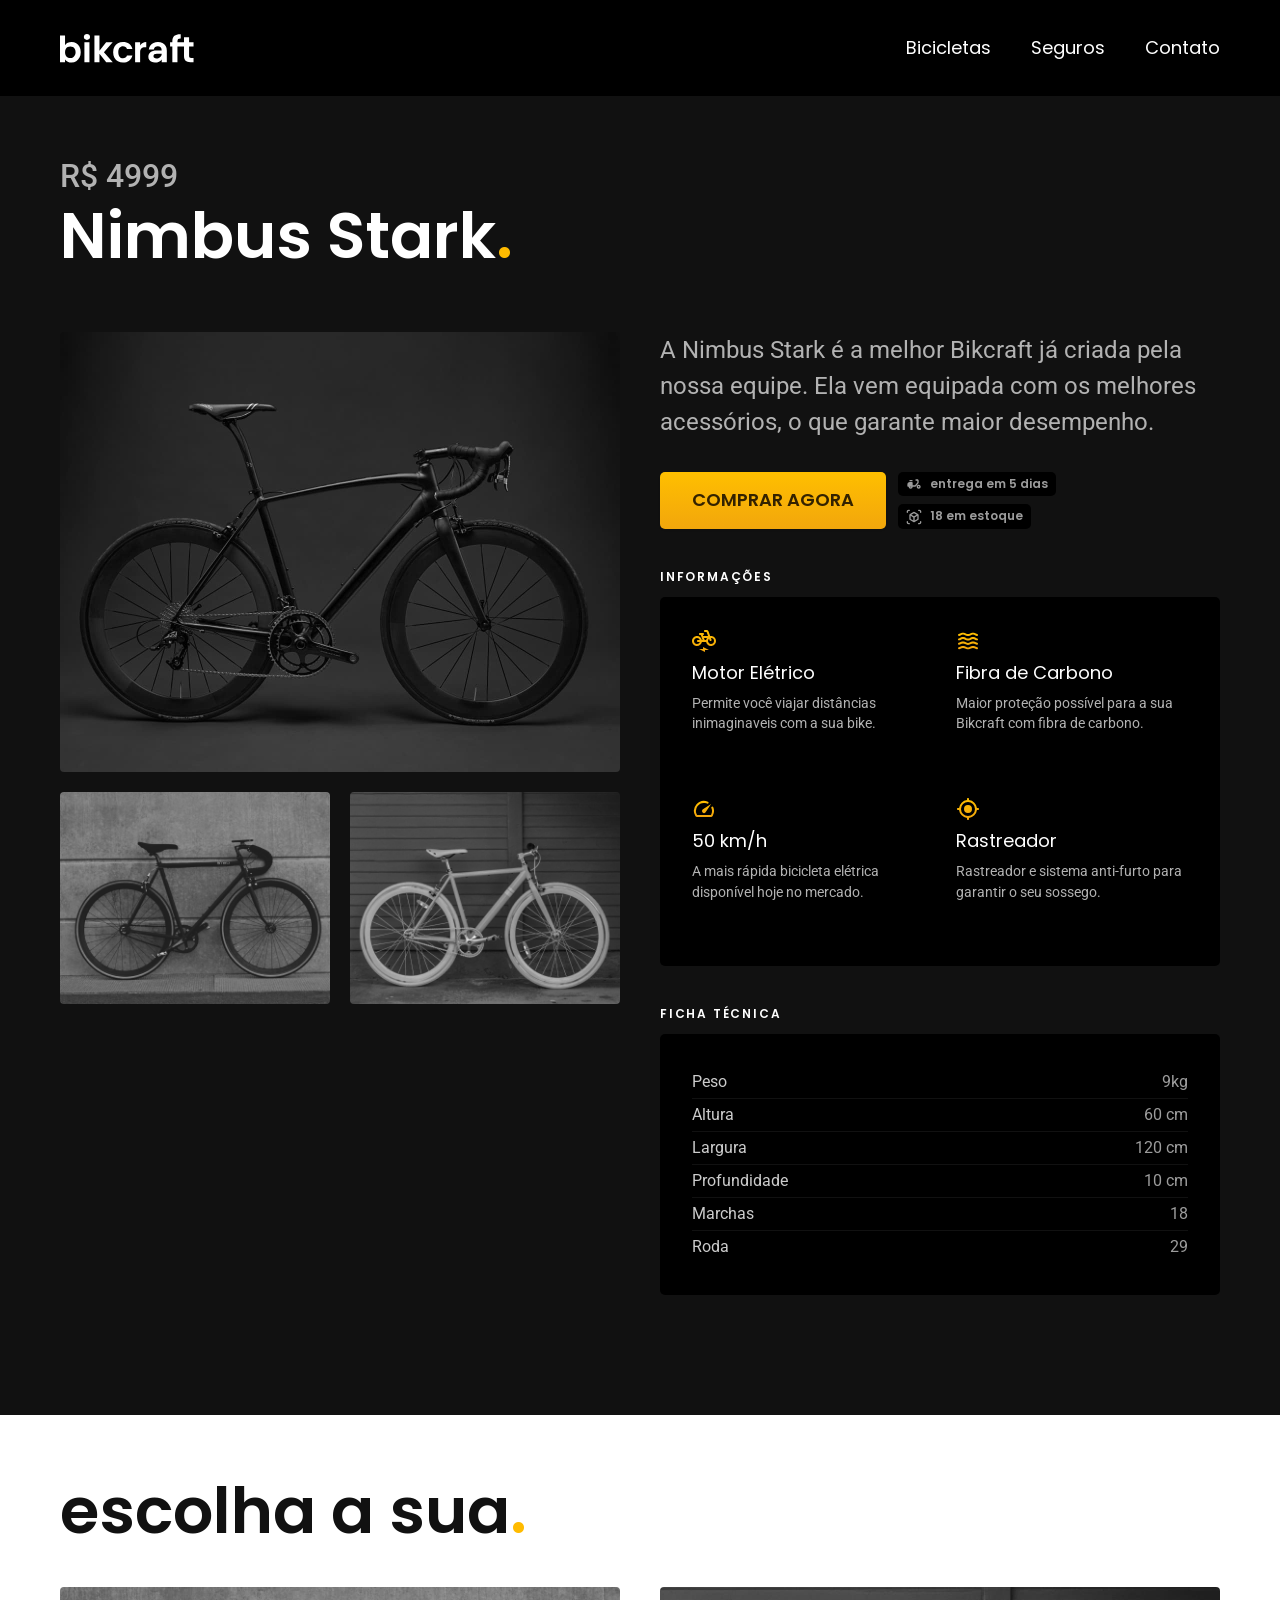
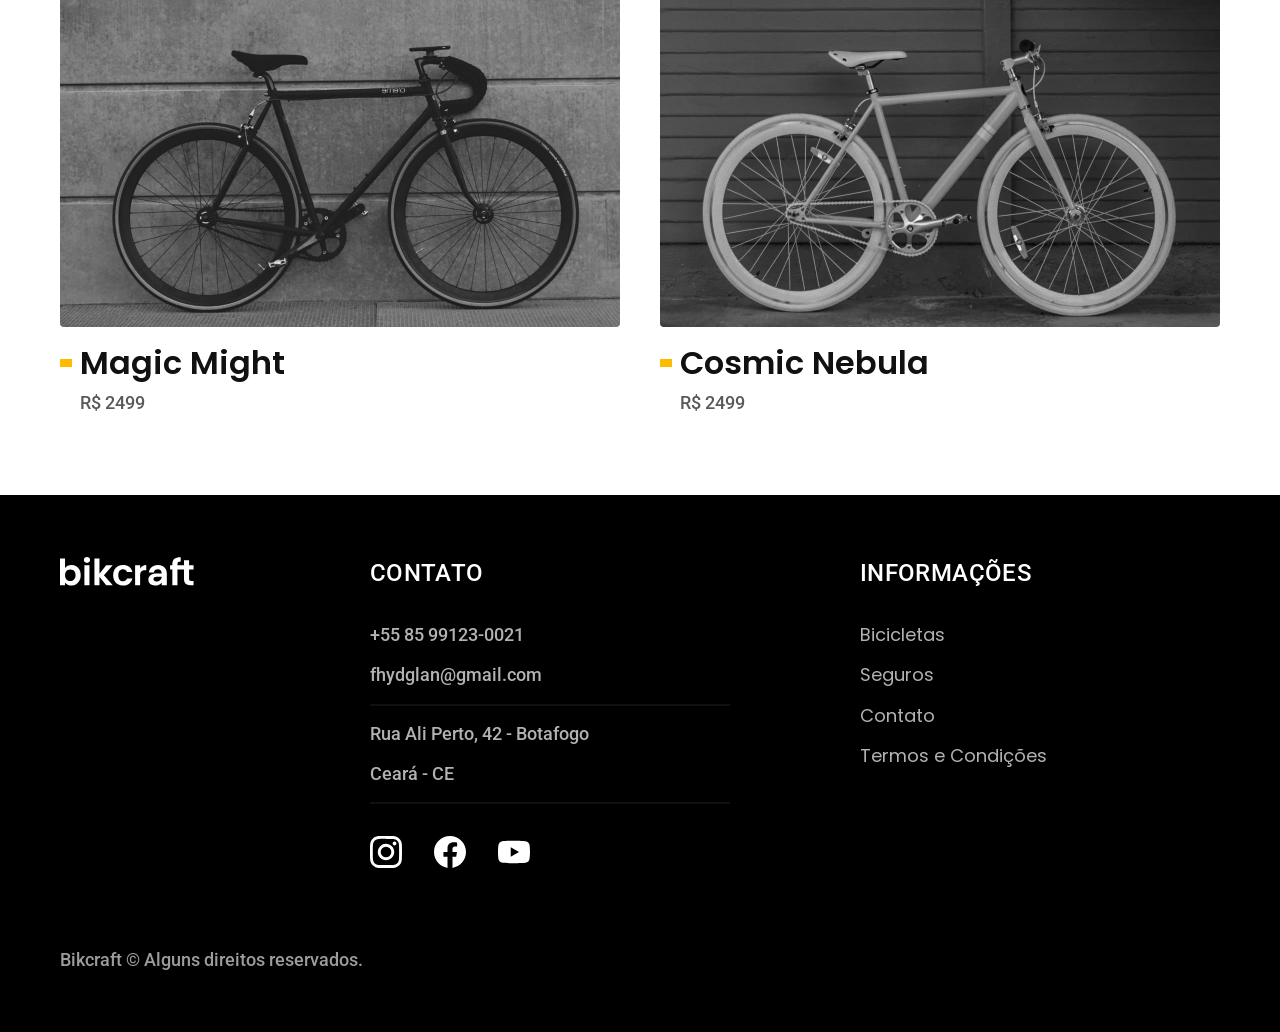
<file: bicicletas/nimbus.html>
<!DOCTYPE html>
<html lang="pt-br">

<head>
  <meta charset="UTF-8">
  <meta name="viewport" content="width=device-width, initial-scale=1.0">
  <title>Termos e Condições | Bikcraft</title>
  <meta name="description" content="Termos e Condições">
  <link rel="stylesheet" href="../css/style.css">
  <link rel="preconnect" href="https://fonts.googleapis.com">
  <link rel="preconnect" href="https://fonts.gstatic.com" crossorigin>
  <link href="https://fonts.googleapis.com/css2?family=Merriweather:ital,opsz,wght@0,18..144,300..900;1,18..144,300..900&family=Poppins:ital,wght@0,100;0,200;0,300;0,400;0,500;0,600;0,700;0,800;0,900;1,100;1,200;1,300;1,400;1,500;1,600;1,700;1,800;1,900&family=Roboto:ital,wght@0,100..900;1,100..900&display=swap" rel="stylesheet">
</head>

<body id="bicicleta">

  <header class="header-bg">
    <div class="container header">
      <a href="../">
        <img src="../img/bikcraft.svg" alt="Bikcraft">
      </a>

      <nav aria-label="primária">
        <ul class="header-menu font-1-m cor-0">
          <li><a href="../bicicletas.html">Bicicletas</a></li>
          <li><a href="../seguros.html">Seguros</a></li>
          <li><a href="../contato.html">Contato</a></li>
        </ul>
      </nav>
    </div>

  </header>

  <main class="titulo-bg">
    <div>
      <div class="titulo container">
        <p class="font-2-xl cor-5">R$ 4999</p>
        <h1 class="font-1-xxl cor-0">Nimbus Stark<span class="cor-p1">.</span></h1>
      </div>
    </div>

    <div class="bicicleta container">
      <div class="bicicleta-imagens">
        <img src="../img/bicicleta/nimbus1.jpg" alt="">
        <img src="../img/bicicleta/nimbus2.jpg" alt="">
        <img src="../img/bicicleta/nimbus3.jpg" alt="">
      </div>

      <div class="bicicleta-conteudo">
        <p class="font-2-l cor-5">A Nimbus Stark é a melhor Bikcraft já criada pela nossa equipe. Ela vem equipada com os melhores acessórios, o que garante maior desempenho. </p>
        <div class="bicicleta-comprar">
          <a href="../orcamento.html" class="botao">Comprar agora</a>
          <span class="font-1-xs cor-6"><img src="../img/icones/entrega.svg" alt="">entrega em 5 dias</span>
          <span class="font-1-xs cor-6"><img src="../img/icones/estoque.svg" alt="">18 em estoque</span>

        </div>

        <h2 class="font-1-xs cor-0">Informações</h2>
        <ul class="bicicleta-informacoes">
          <li>
            <img src="../img/icones/eletrica.svg" alt="">
            <h3 class="font-1-m cor-0">Motor Elétrico</h3>
            <p class="font-2-xs cor-5">Permite você viajar distâncias inimaginaveis com a sua bike.</p>
          </li>
          <li>
            <img src="../img/icones/carbono.svg" alt="">
            <h3 class="font-1-m cor-0">Fibra de Carbono</h3>
            <p class="font-2-xs cor-5">Maior proteção possível para a sua Bikcraft com fibra de carbono.</p>
          </li>
          <li>
            <img src="../img/icones/velocidade.svg" alt="">
            <h3 class="font-1-m cor-0">50 km/h<h3>
                <p class="font-2-xs cor-5">A mais rápida bicicleta elétrica disponível hoje no mercado.</p>
          </li>
          <li>
            <img src="../img/icones/rastreador.svg" alt="">
            <h3 class="font-1-m cor-0">Rastreador</h3>
            <p class="font-2-xs cor-5">Rastreador e sistema anti-furto para garantir o seu sossego.</p>
          </li>
        </ul>

        <h2 class="font-1-xs cor-0">Ficha técnica</h2>
        <ul class="bicicleta-ficha font-2-s cor-4">
          <li>Peso <span>9kg</span></li>
          <li>Altura <span>60 cm</span></li>
          <li>Largura <span>120 cm</span></li>
          <li>Profundidade <span>10 cm</span></li>
          <li>Marchas <span>18</span></li>
          <li>Roda <span>29</span></li>
        </ul>


      </div>
    </div>
  </main>

  <article class="bicicletas-lista container">
    <h2 class="font-1-xxl">escolha a sua<span class="cor-p1">.</span></h2>

    <ul>
      <li>
        <a href="./magic.html">
          <img src="../img/bicicletas/magic.jpg" alt="Bicicleta preta">
          <h3 class="font-1-xl">Magic Might</h3>
          <span class="font-2-m cor-8">R$ 2499</span>
        </a>
      </li>

      <li>
        <a href="./nebula.html">
          <img src="../img/bicicletas/nebula.jpg" alt="Bicicleta preta">
          <h3 class="font-1-xl">Cosmic Nebula</h3>
          <span class="font-2-m cor-8">R$ 2499</span>
        </a>
      </li>
    </ul>
  </article>

  <footer class="footer-bg">
    <div class="footer container">
      <img src="../img/bikcraft.svg" alt="Bikcraft">
      <div class="footer-contato">
        <h3 class="font-2-l-b cor-0">Contato</h3>
        <ul class="font-2-m cor-5">
          <li><a href="tel:+5585991230021">+55 85 99123-0021</a></li>
          <li><a href="mailto:fhydglan@gmail.com">fhydglan@gmail.com</a></li>
          <li>Rua Ali Perto, 42 - Botafogo</li>
          <li>Ceará - CE</li>
        </ul>
        <div class="footer-redes">
          <a href="../">
            <img src="../img/redes/instagram.svg" alt="Instagram">
          </a>
          <a href="../">
            <img src="../img/redes/facebook.svg" alt="Facebook">
          </a>
          <a href="../">
            <img src="../img/redes/youtube.svg" alt="Youtube">
          </a>
        </div>
      </div>

      <div class="footer-informacoes">
        <h3 class="font-2-l-b cor-0">Informações</h3>
        <nav>
          <ul class="font-1-m cor-5">
            <li><a href="../bicicletas.html">Bicicletas</a></li>
            <li><a href="../seguros.html">Seguros</a></li>
            <li><a href="../contato.html">Contato</a></li>
            <li><a href="../termos.html">Termos e Condições</a></li>
          </ul>
        </nav>
      </div>

      <p class="footer-copy font-2-m cor-6">Bikcraft © Alguns direitos reservados.</p>
    </div>
  </footer>

</body>

</html>
</file>
<file: css/style.css>
@import url("./global/global.css");
@import url("./utilidades/tipografia.css");
@import url("./utilidades/cores.css");

@import url("./global/header.css");
@import url("./global/footer.css");

/* Utilidades */
@import url("./utilidades/componentes.css");

/* Home */
@import url("./home/introducao.css");
@import url("./home/tecnologia.css");
@import url("./home/parceiros.css");
@import url("./home/depoimento.css");

/* Bicicletas */
@import url("./bicicletas/bicicletas-lista.css");
@import url("./bicicletas/bicicletas.css");

/* Bicicleta */
@import url("./bicicleta/bicicleta.css");

/* Seguros */
@import url("./seguros/seguros.css");
@import url("./seguros/vantagens.css");
@import url("./seguros/perguntas.css");

/* Termos */
@import url("./termos/termos.css");
</file>
